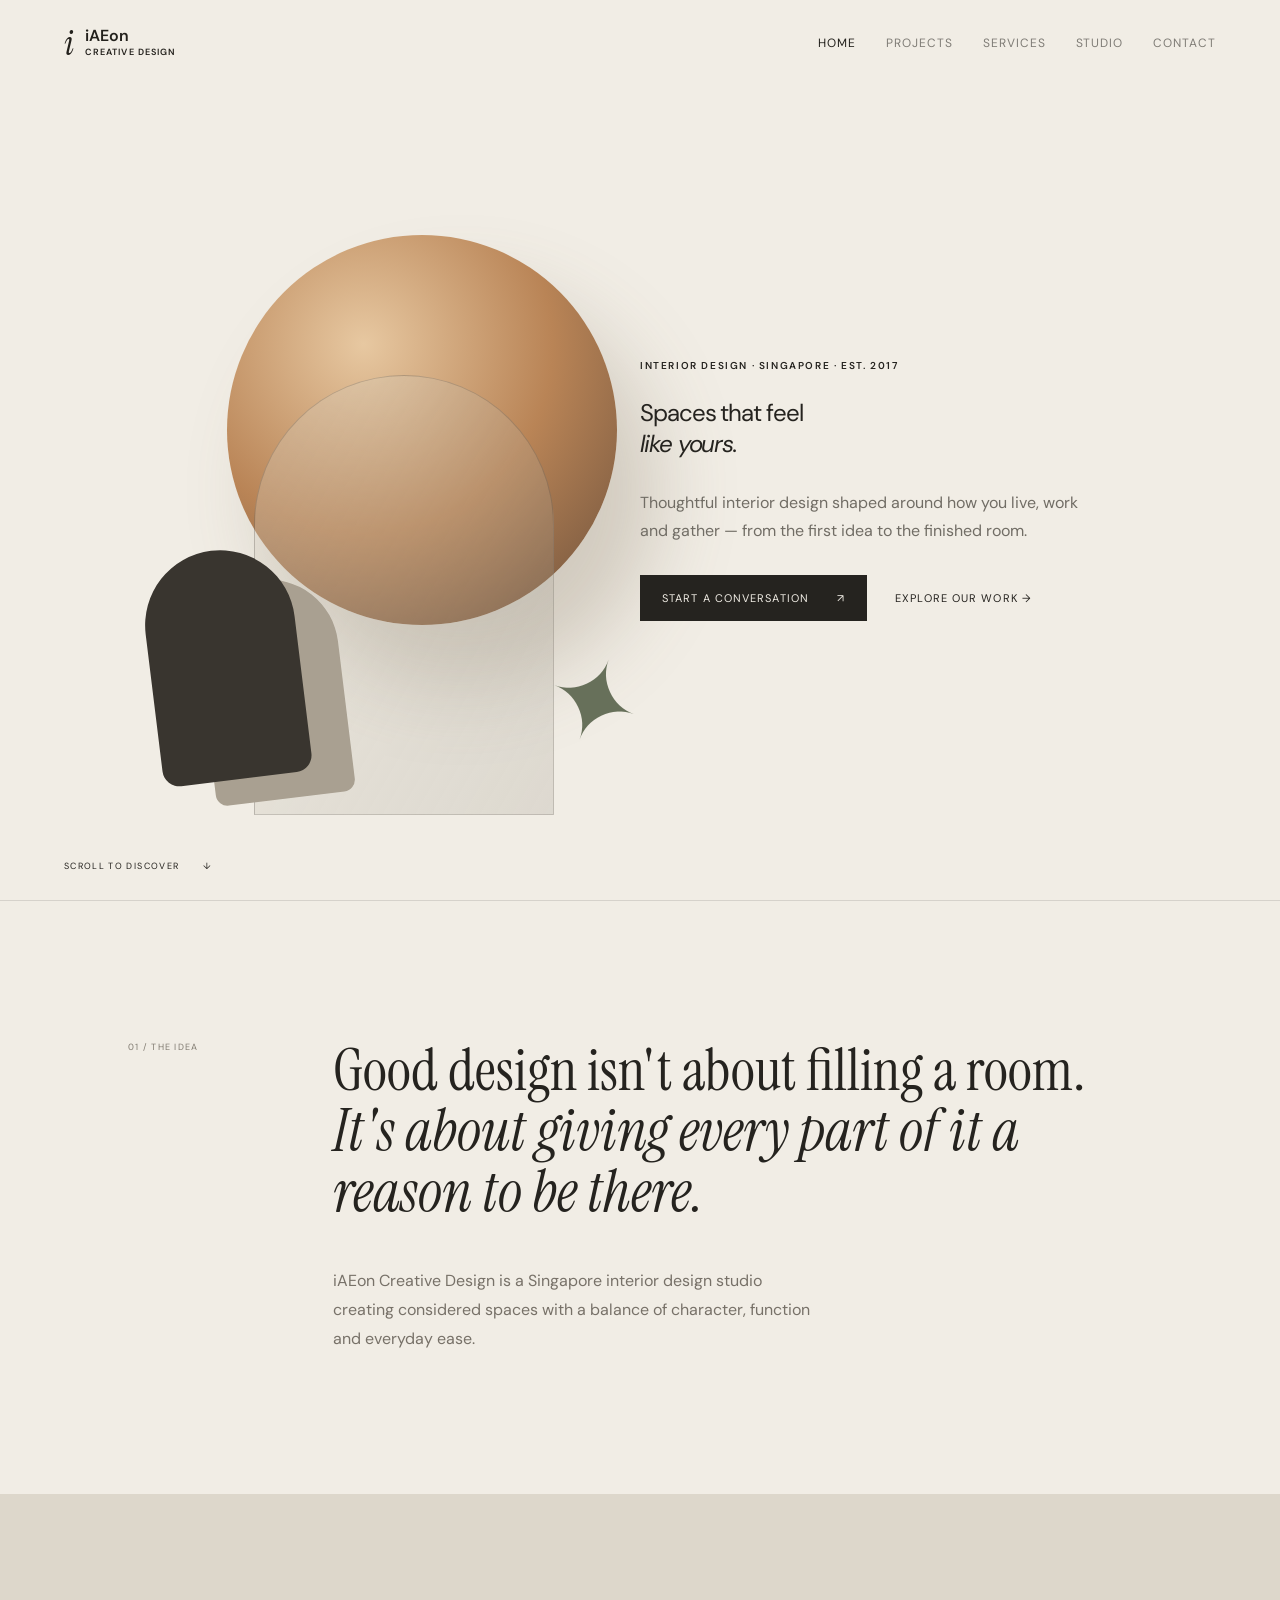
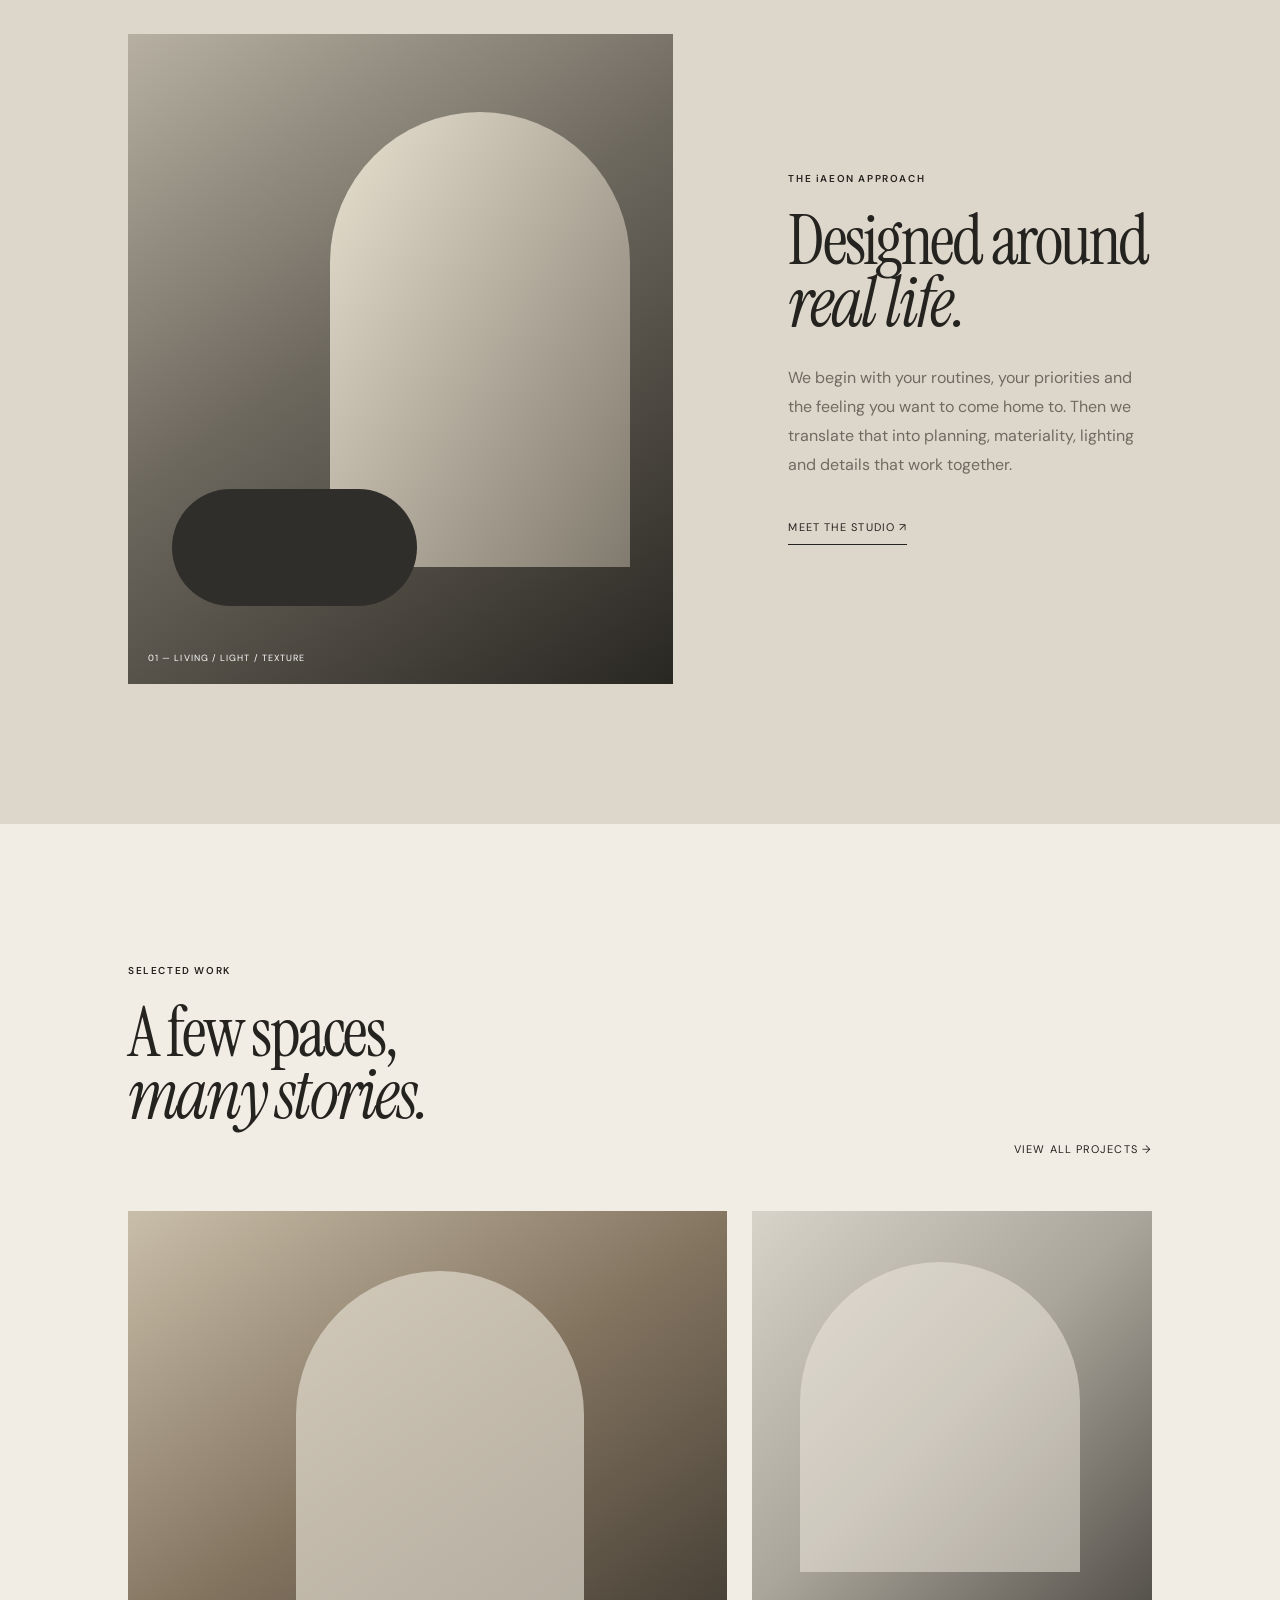
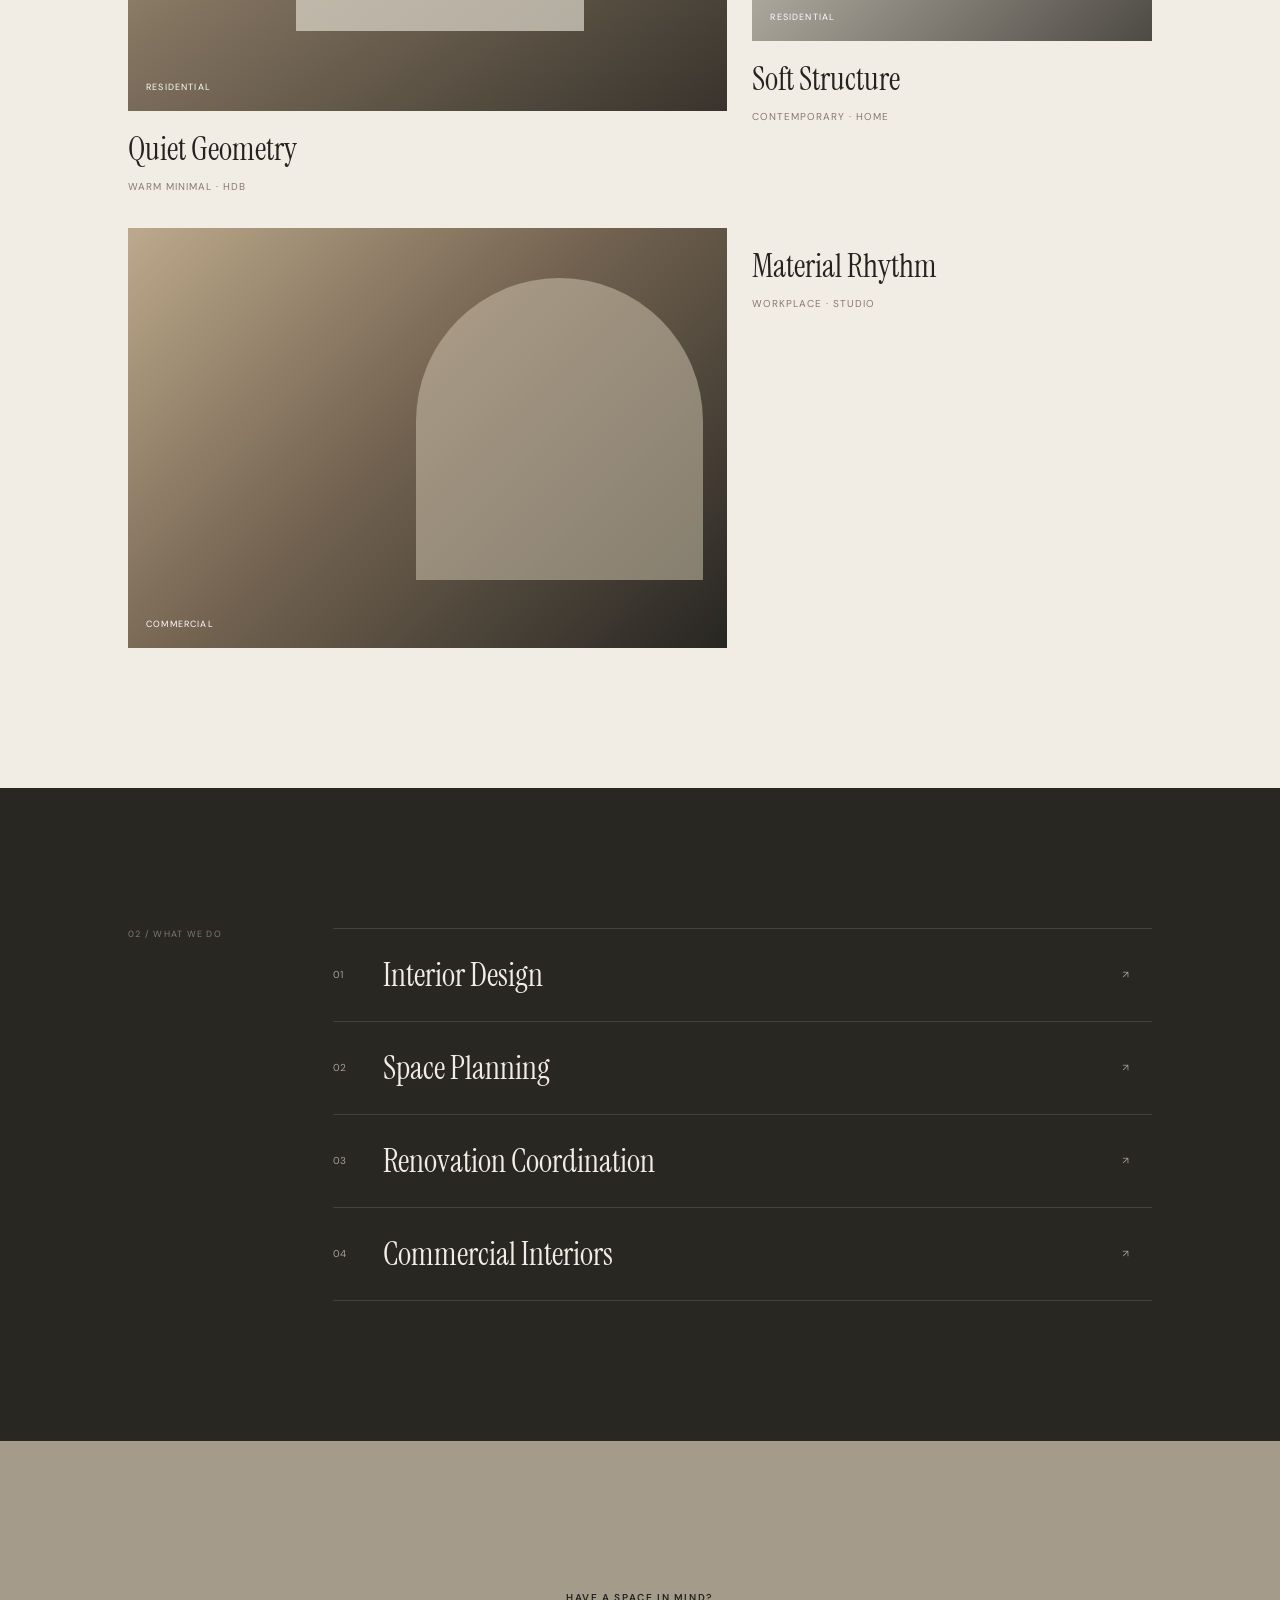
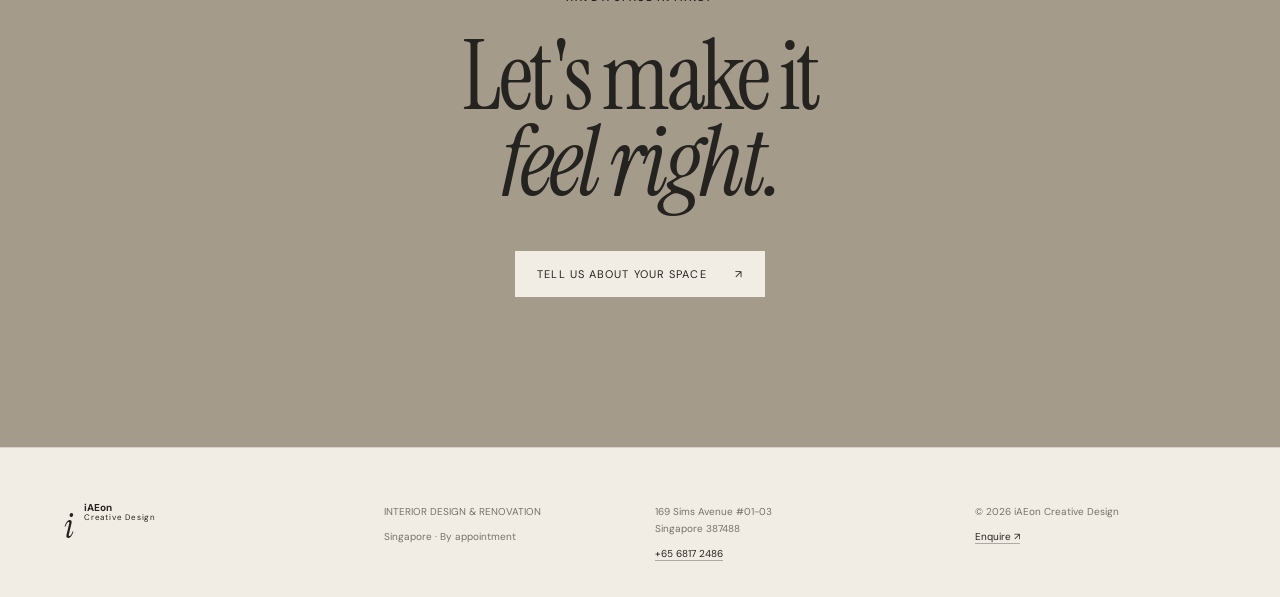
<file: index.html>
<!doctype html>
<html lang="en">
<head>
<meta charset="utf-8"><meta name="viewport" content="width=device-width,initial-scale=1">
<meta name="description" content="iAEon Creative Design — considered interior design for homes and spaces in Singapore.">
<title>iAEon Creative Design — Made for the way you live</title>
<link rel="preconnect" href="https://fonts.googleapis.com"><link rel="preconnect" href="https://fonts.gstatic.com" crossorigin>
<link href="https://fonts.googleapis.com/css2?family=DM+Sans:wght@400;500;600&family=Instrument+Serif:ital@0;1&display=swap" rel="stylesheet">
<link rel="stylesheet" href="styles.css?v=12">
</head>
<body>
<div class="loader"><span>i</span></div>
<header class="nav"><a class="brand" href="index.html"><i>i</i><span>iAEon<br><small>Creative Design</small></span></a><button class="menu-btn" aria-label="Open menu"><b></b><b></b></button><nav><a class="active" href="index.html">Home</a><a href="projects.html">Projects</a><a href="services.html">Services</a><a href="studio.html">Studio</a><a href="contact.html">Contact</a></nav></header>
<main>
<section class="hero">
<div class="hero-art"><div class="orb"></div><div class="arch"></div><div class="chair"></div><div class="plant">✦</div></div>
<div class="hero-copy"><p class="eyebrow">INTERIOR DESIGN · SINGAPORE · EST. 2017</p><h1>Spaces that feel<br><em>like yours.</em></h1><p class="lede">Thoughtful interior design shaped around how you live, work and gather — from the first idea to the finished room.</p><div class="actions"><a class="btn dark" href="contact.html">Start a conversation <span>↗</span></a><a class="text-link" href="projects.html">Explore our work <span>→</span></a></div></div><div class="scroll-note">SCROLL TO DISCOVER <span>↓</span></div>
</section>
<section class="statement reveal"><div class="section-tag">01 / THE IDEA</div><div><p class="big">Good design isn't about filling a room. <em>It's about giving every part of it a reason to be there.</em></p><p class="muted">iAEon Creative Design is a Singapore interior design studio creating considered spaces with a balance of character, function and everyday ease.</p></div></section>
<section class="feature reveal"><div class="feature-image"><div class="image-label">01 — LIVING / LIGHT / TEXTURE</div></div><div class="feature-copy"><p class="eyebrow">THE iAEON APPROACH</p><h2>Designed around<br><em>real life.</em></h2><p>We begin with your routines, your priorities and the feeling you want to come home to. Then we translate that into planning, materiality, lighting and details that work together.</p><a class="arrow-link" href="studio.html">Meet the studio <span>↗</span></a></div></section>
<section class="projects reveal"><div class="section-head"><div><p class="eyebrow">SELECTED WORK</p><h2>A few spaces,<br><em>many stories.</em></h2></div><a class="text-link" href="projects.html">View all projects →</a></div><div class="grid"><article class="project p1"><div class="visual"><span>RESIDENTIAL</span></div><div><h3>Quiet Geometry</h3><p>Warm minimal · HDB</p></div></article><article class="project p2"><div class="visual"><span>RESIDENTIAL</span></div><div><h3>Soft Structure</h3><p>Contemporary · Home</p></div></article><article class="project p3"><div class="visual"><span>COMMERCIAL</span></div><div><h3>Material Rhythm</h3><p>Workplace · Studio</p></div></article></div></section>
<section class="services-strip reveal"><div class="section-tag">02 / WHAT WE DO</div><div class="service-list"><a href="services.html"><span>01</span><strong>Interior Design</strong><i>↗</i></a><a href="services.html"><span>02</span><strong>Space Planning</strong><i>↗</i></a><a href="services.html"><span>03</span><strong>Renovation Coordination</strong><i>↗</i></a><a href="services.html"><span>04</span><strong>Commercial Interiors</strong><i>↗</i></a></div></section>
<section class="cta reveal"><p class="eyebrow">HAVE A SPACE IN MIND?</p><h2>Let's make it<br><em>feel right.</em></h2><a class="btn light" href="contact.html">Tell us about your space <span>↗</span></a></section>
</main>
<footer><div class="footer-brand"><i>i</i><strong>iAEon<br><small>Creative Design</small></strong></div><div><p>INTERIOR DESIGN & RENOVATION</p><p>Singapore · By appointment</p></div><div><p>169 Sims Avenue #01-03<br>Singapore 387488</p><a href="tel:+6568172486">+65 6817 2486</a></div><div><p>© <span id="year"></span> iAEon Creative Design</p><a href="contact.html">Enquire ↗</a></div></footer>
<script src="script.js?v=12"></script>
</body></html>
</file>
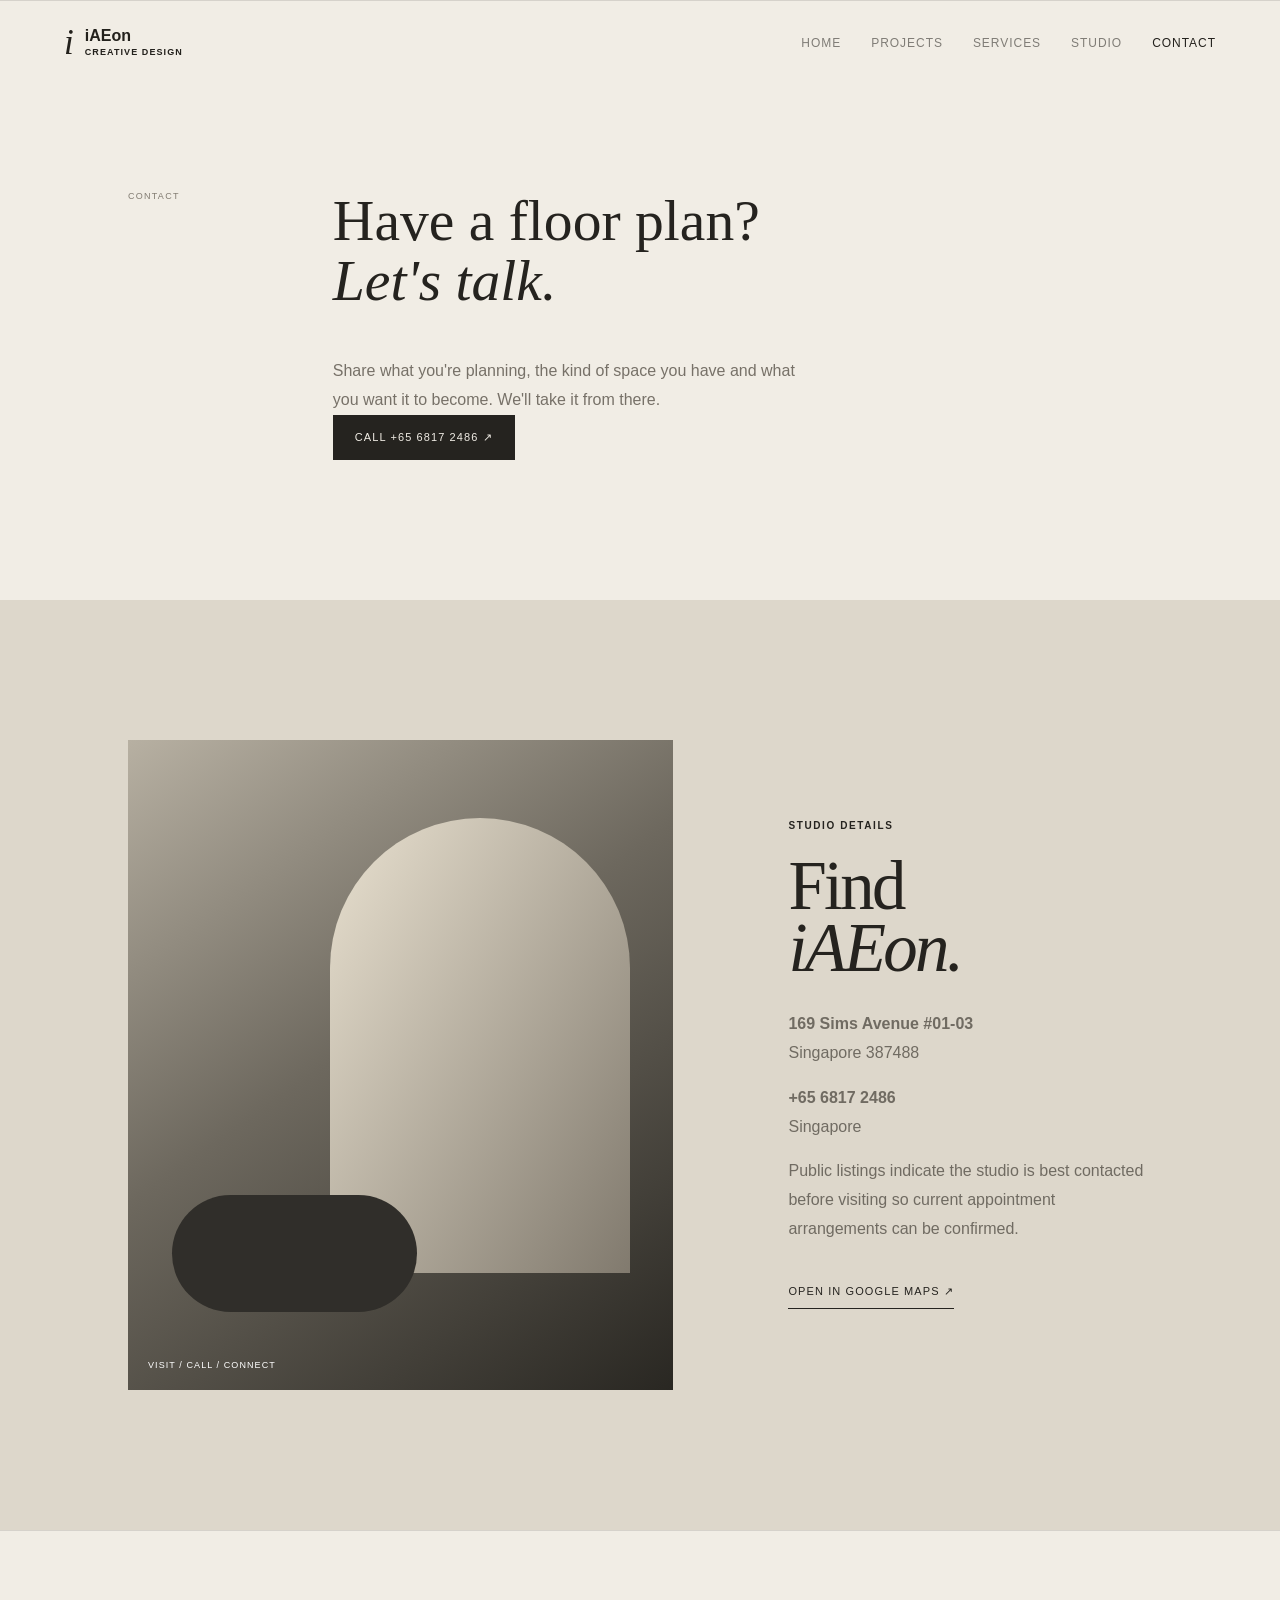
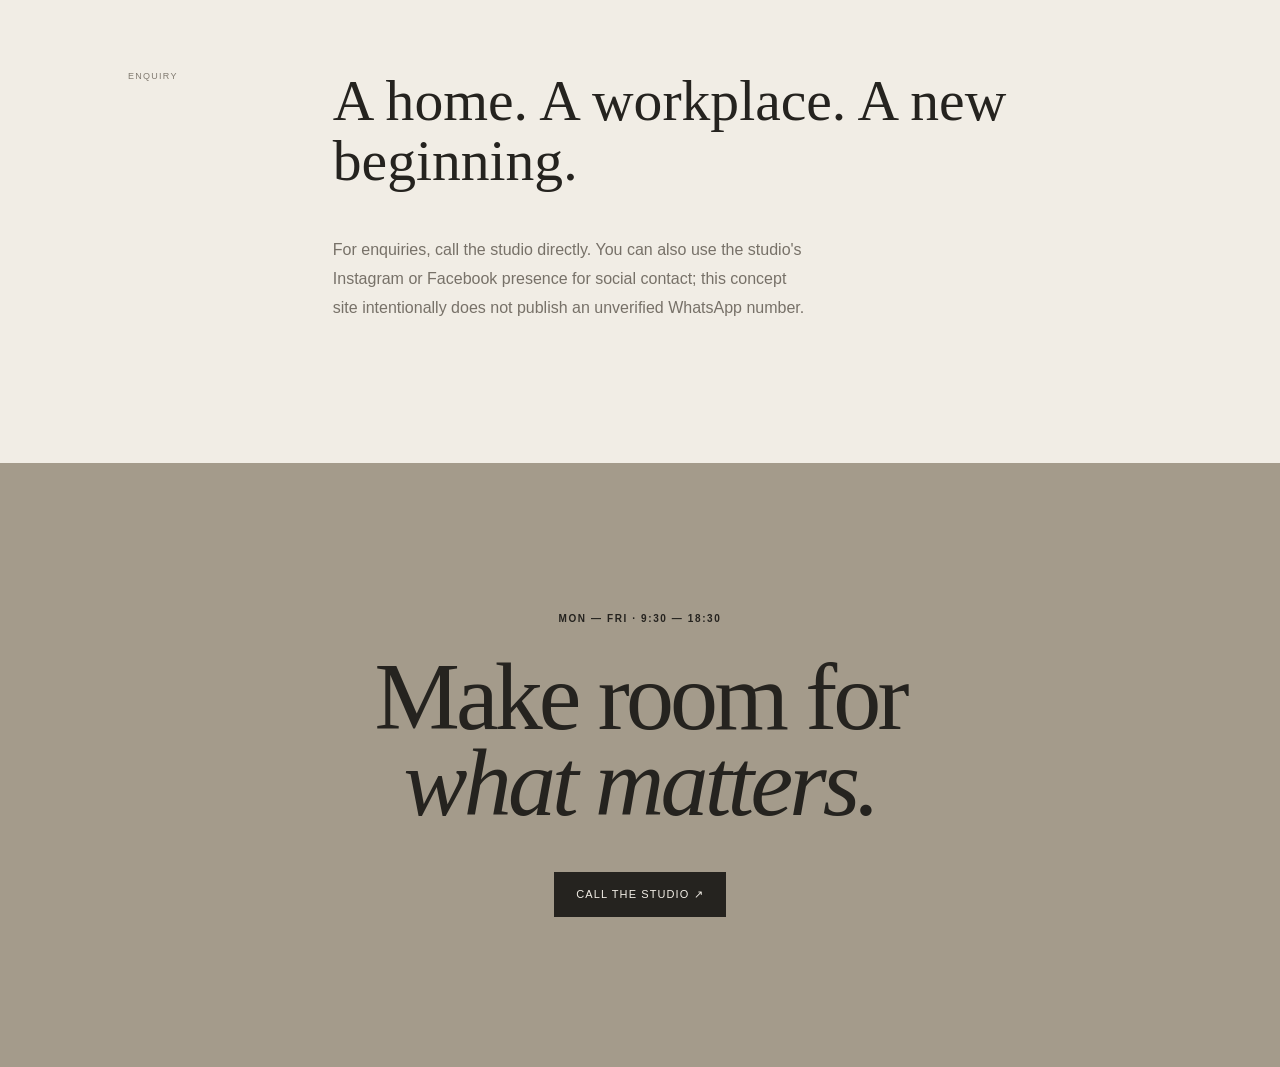
<file: contact.html>
<!doctype html><html lang="en"><head><meta charset="utf-8"><meta name="viewport" content="width=device-width,initial-scale=1"><title>Contact — iAEon Creative Design</title><link rel="stylesheet" href="styles.css?v=12"></head><body><header class="nav"><a class="brand" href="index.html"><i>i</i><span>iAEon<br><small>Creative Design</small></span></a><button class="menu-btn"><b></b><b></b></button><nav><a href="index.html">Home</a><a href="projects.html">Projects</a><a href="services.html">Services</a><a href="studio.html">Studio</a><a class="active" href="contact.html">Contact</a></nav></header><main><section class="statement" style="padding-top:190px"><div class="section-tag">CONTACT</div><div><p class="big">Have a floor plan?<br><em>Let's talk.</em></p><p class="muted">Share what you're planning, the kind of space you have and what you want it to become. We'll take it from there.</p><a class="btn dark" href="tel:+6568172486">Call +65 6817 2486 ↗</a></div></section><section class="feature"><div class="feature-image"><div class="image-label">VISIT / CALL / CONNECT</div></div><div class="feature-copy"><p class="eyebrow">STUDIO DETAILS</p><h2>Find<br><em>iAEon.</em></h2><p><strong>169 Sims Avenue #01-03</strong><br>Singapore 387488</p><p><strong>+65 6817 2486</strong><br>Singapore</p><p>Public listings indicate the studio is best contacted before visiting so current appointment arrangements can be confirmed.</p><a class="arrow-link" href="https://www.google.com/maps/search/?api=1&query=169+Sims+Avenue+%2301-03+Singapore+387488" target="_blank" rel="noopener">Open in Google Maps ↗</a></div></section><section class="statement"><div class="section-tag">ENQUIRY</div><div><p class="big">A home. A workplace. A new beginning.</p><p class="muted">For enquiries, call the studio directly. You can also use the studio's Instagram or Facebook presence for social contact; this concept site intentionally does not publish an unverified WhatsApp number.</p></div></section><section class="cta"><p class="eyebrow">MON — FRI · 9:30 — 18:30</p><h2>Make room for<br><em>what matters.</em></h2><a class="btn dark" href="tel:+6568172486">Call the studio ↗</a></section></main><script src="script.js?v=12"></script></body></html>
</file>
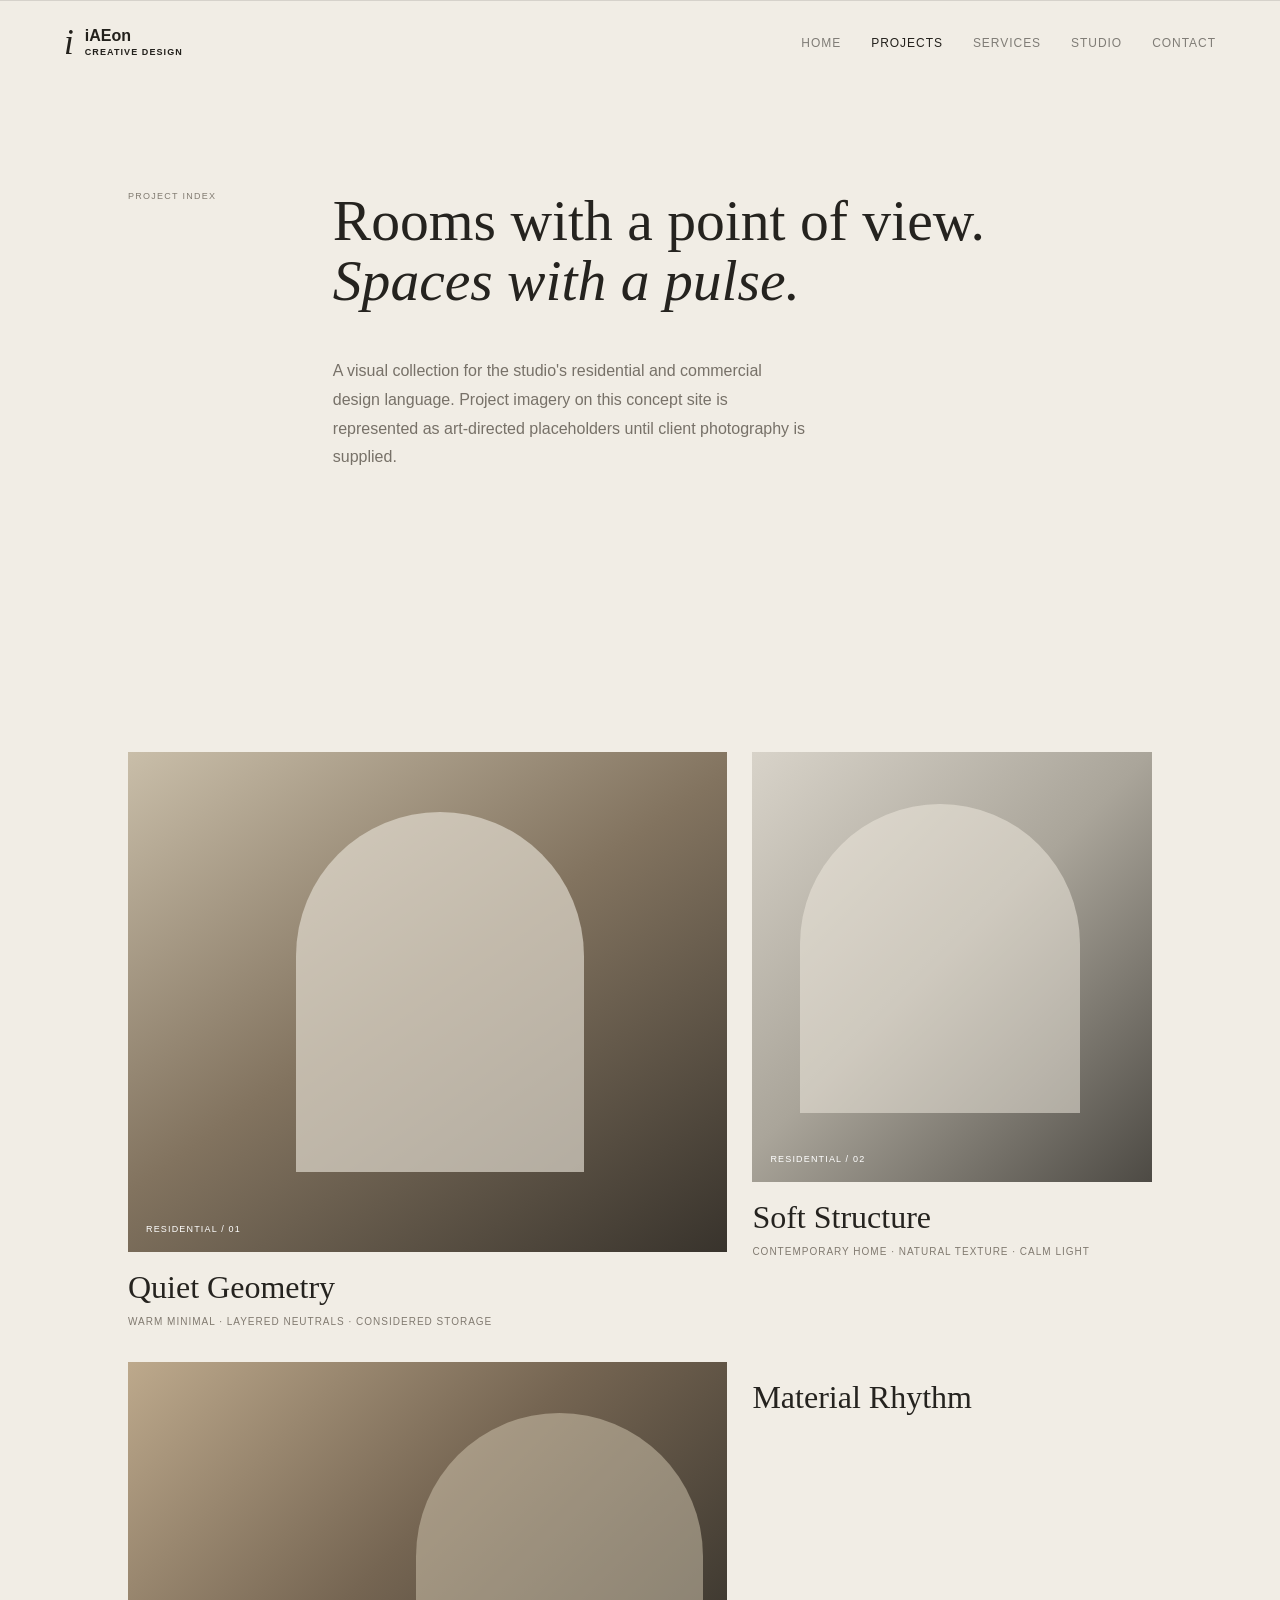
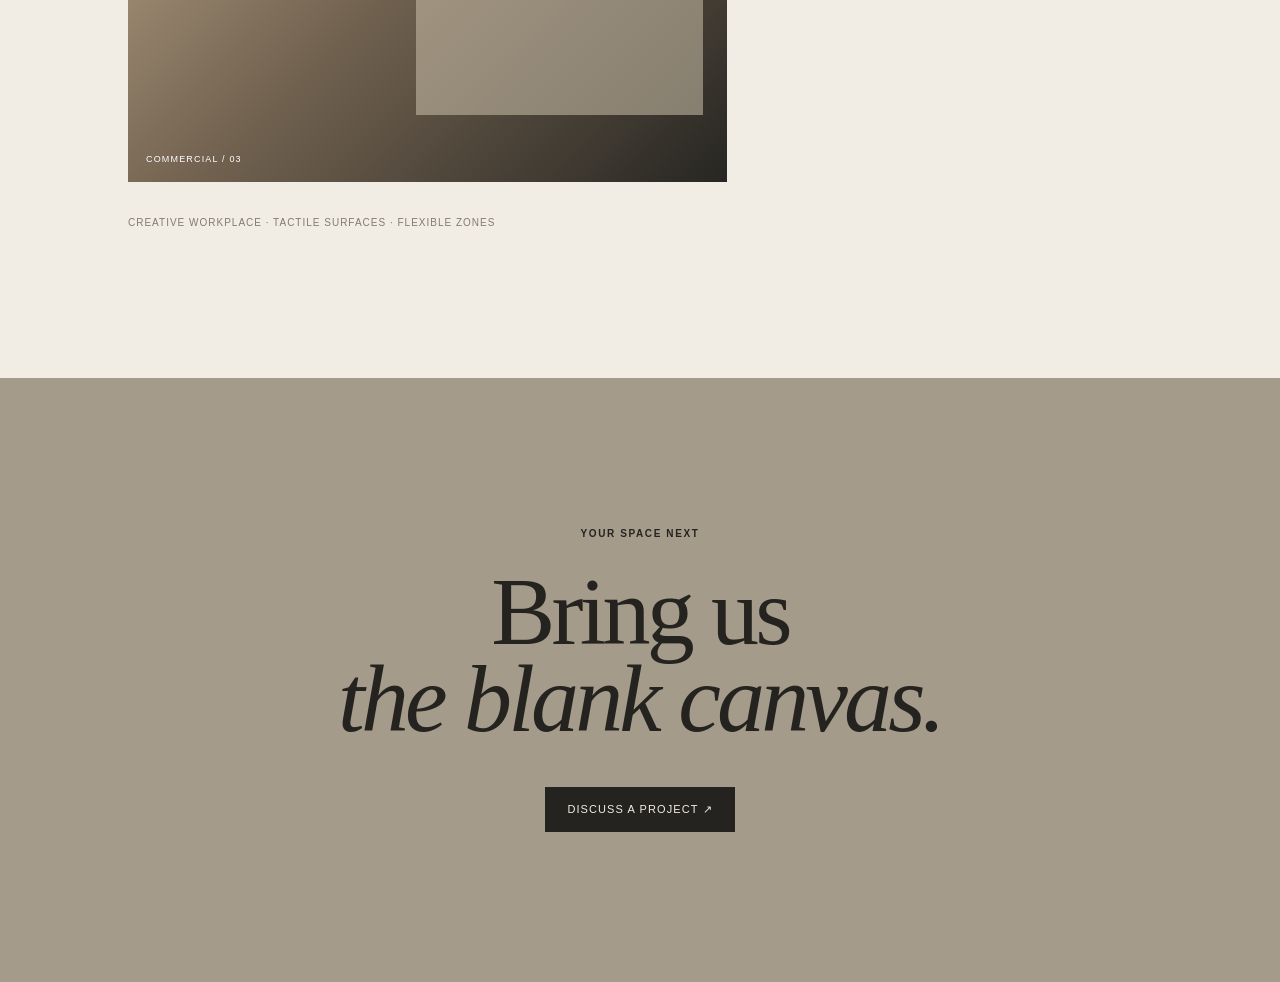
<file: projects.html>
<!doctype html><html lang="en"><head><meta charset="utf-8"><meta name="viewport" content="width=device-width,initial-scale=1"><title>Projects — iAEon Creative Design</title><link rel="stylesheet" href="styles.css?v=12"></head><body><header class="nav"><a class="brand" href="index.html"><i>i</i><span>iAEon<br><small>Creative Design</small></span></a><button class="menu-btn"><b></b><b></b></button><nav><a href="index.html">Home</a><a class="active" href="projects.html">Projects</a><a href="services.html">Services</a><a href="studio.html">Studio</a><a href="contact.html">Contact</a></nav></header><main><section class="statement" style="padding-top:190px"><div class="section-tag">PROJECT INDEX</div><div><p class="big">Rooms with a point of view.<br><em>Spaces with a pulse.</em></p><p class="muted">A visual collection for the studio's residential and commercial design language. Project imagery on this concept site is represented as art-directed placeholders until client photography is supplied.</p></div></section><section class="projects"><div class="grid"><article class="project p1"><div class="visual"><span>RESIDENTIAL / 01</span></div><h3>Quiet Geometry</h3><p>Warm minimal · layered neutrals · considered storage</p></article><article class="project p2"><div class="visual"><span>RESIDENTIAL / 02</span></div><h3>Soft Structure</h3><p>Contemporary home · natural texture · calm light</p></article><article class="project p3"><div class="visual"><span>COMMERCIAL / 03</span></div><h3>Material Rhythm</h3><p>Creative workplace · tactile surfaces · flexible zones</p></article></div></section><section class="cta"><p class="eyebrow">YOUR SPACE NEXT</p><h2>Bring us<br><em>the blank canvas.</em></h2><a class="btn dark" href="contact.html">Discuss a project ↗</a></section></main><script src="script.js?v=12"></script></body></html>
</file>
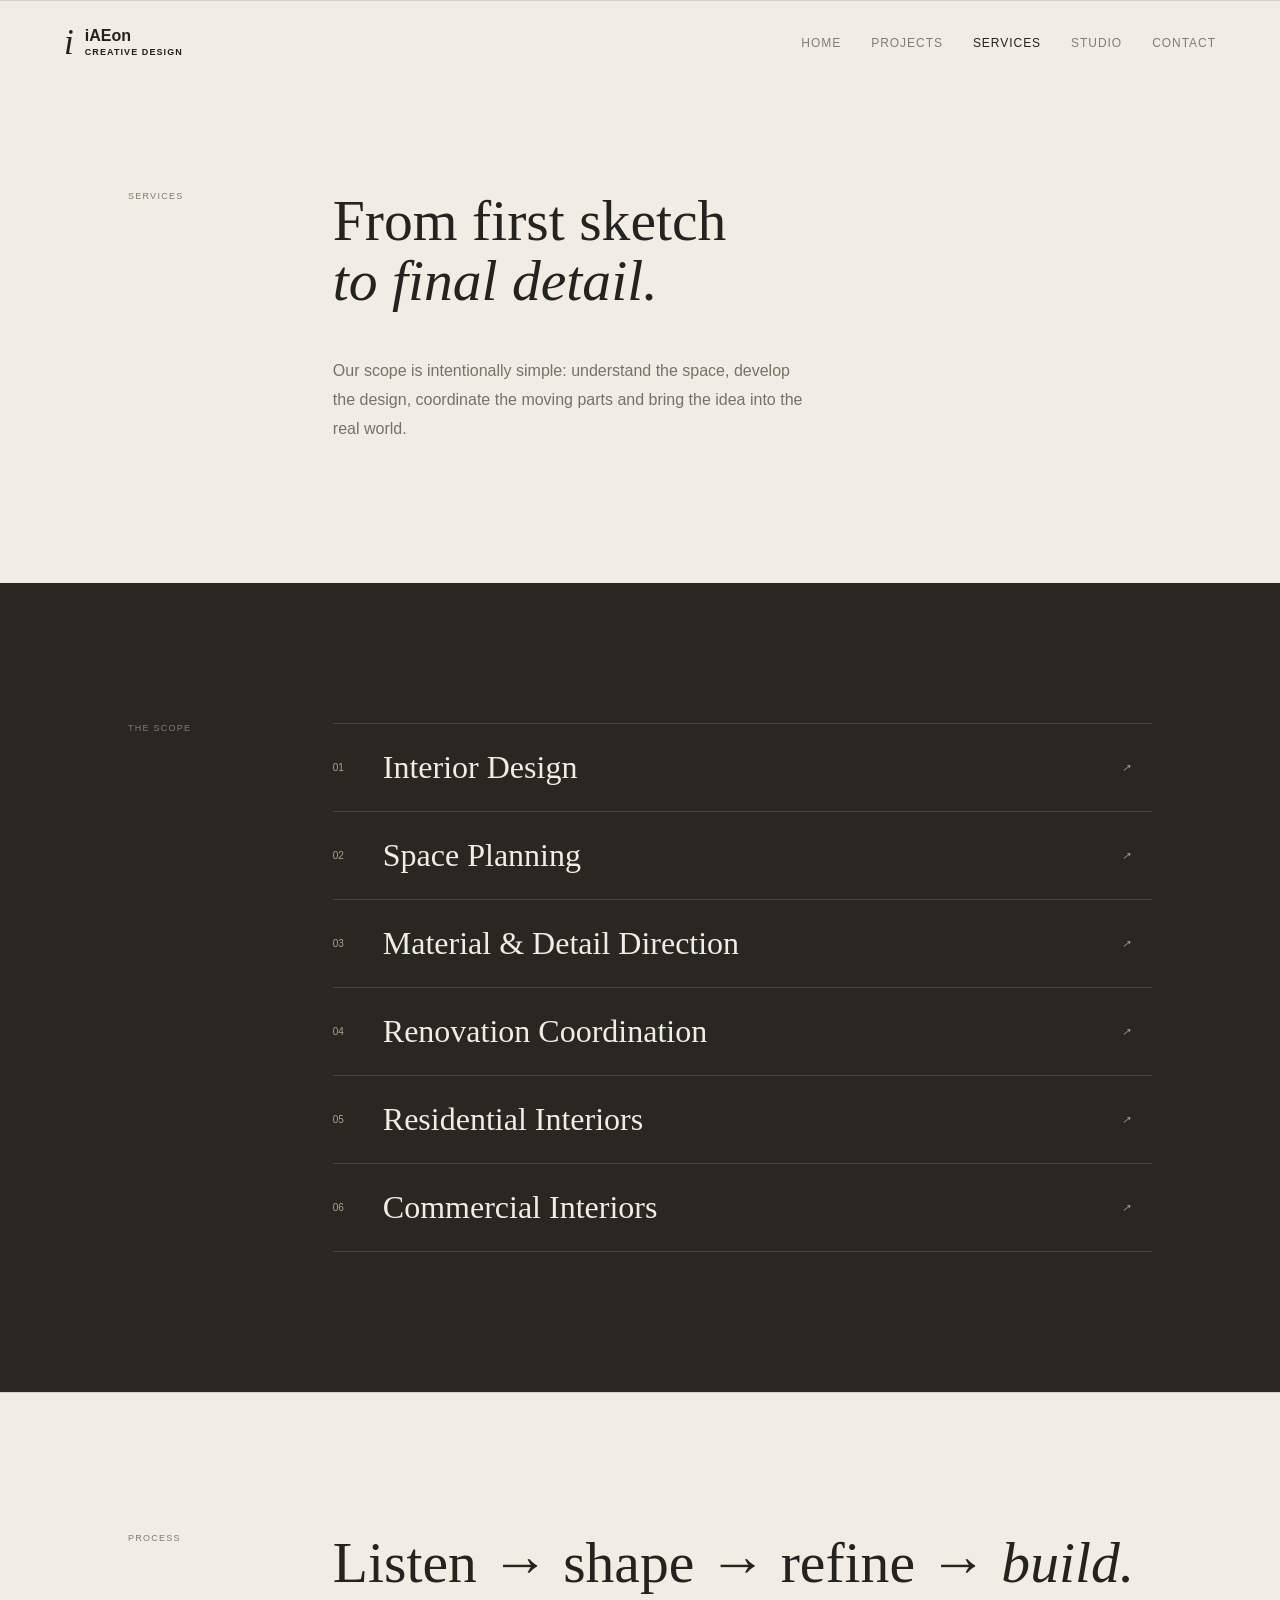
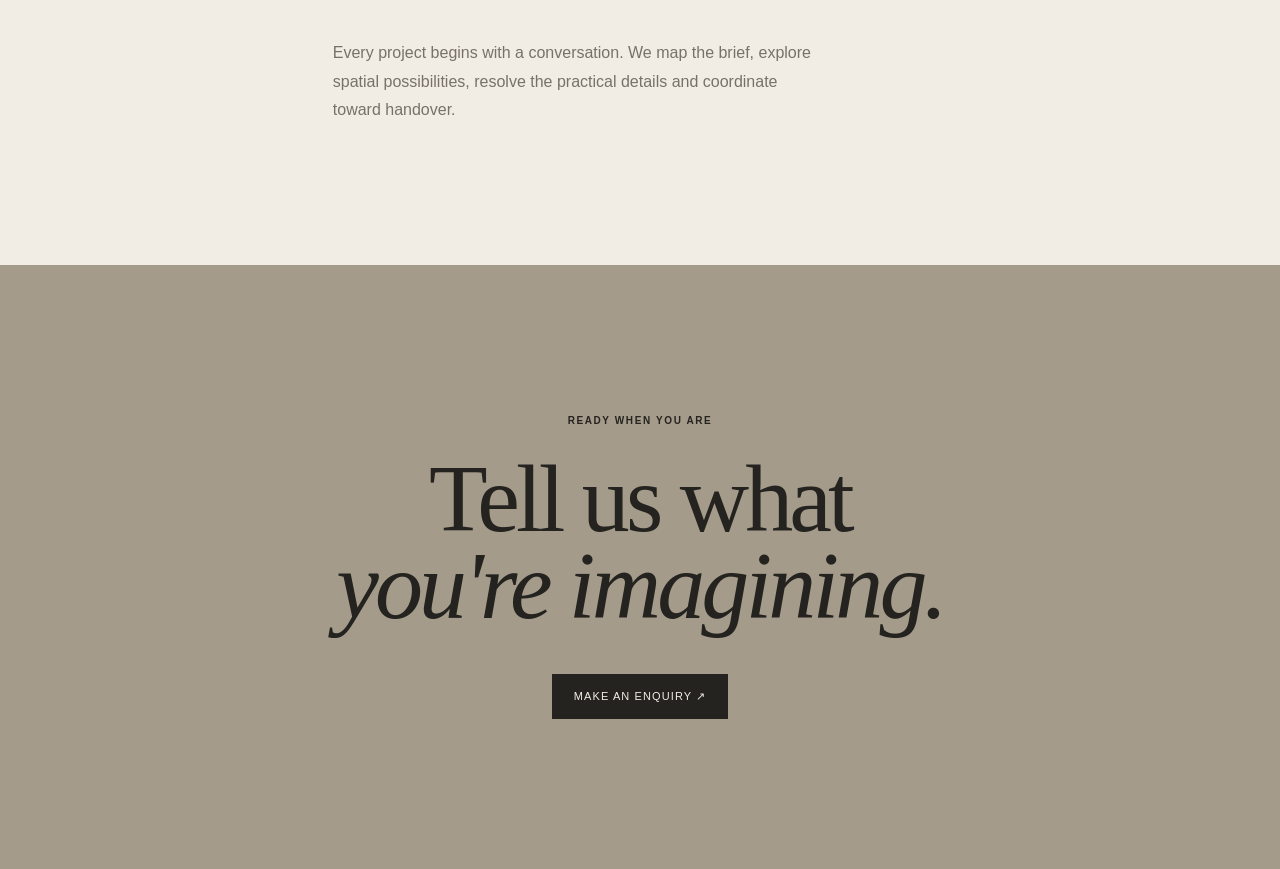
<file: services.html>
<!doctype html><html lang="en"><head><meta charset="utf-8"><meta name="viewport" content="width=device-width,initial-scale=1"><title>Services — iAEon Creative Design</title><link rel="stylesheet" href="styles.css?v=12"></head><body><header class="nav"><a class="brand" href="index.html"><i>i</i><span>iAEon<br><small>Creative Design</small></span></a><button class="menu-btn"><b></b><b></b></button><nav><a href="index.html">Home</a><a href="projects.html">Projects</a><a class="active" href="services.html">Services</a><a href="studio.html">Studio</a><a href="contact.html">Contact</a></nav></header><main><section class="statement" style="padding-top:190px"><div class="section-tag">SERVICES</div><div><p class="big">From first sketch<br><em>to final detail.</em></p><p class="muted">Our scope is intentionally simple: understand the space, develop the design, coordinate the moving parts and bring the idea into the real world.</p></div></section><section class="services-strip"><div class="section-tag">THE SCOPE</div><div class="service-list"><a><span>01</span><strong>Interior Design</strong><i>↗</i></a><a><span>02</span><strong>Space Planning</strong><i>↗</i></a><a><span>03</span><strong>Material & Detail Direction</strong><i>↗</i></a><a><span>04</span><strong>Renovation Coordination</strong><i>↗</i></a><a><span>05</span><strong>Residential Interiors</strong><i>↗</i></a><a><span>06</span><strong>Commercial Interiors</strong><i>↗</i></a></div></section><section class="statement"><div class="section-tag">PROCESS</div><div><p class="big">Listen → shape → refine → <em>build.</em></p><p class="muted">Every project begins with a conversation. We map the brief, explore spatial possibilities, resolve the practical details and coordinate toward handover.</p></div></section><section class="cta"><p class="eyebrow">READY WHEN YOU ARE</p><h2>Tell us what<br><em>you're imagining.</em></h2><a class="btn dark" href="contact.html">Make an enquiry ↗</a></section></main><script src="script.js?v=12"></script></body></html>
</file>
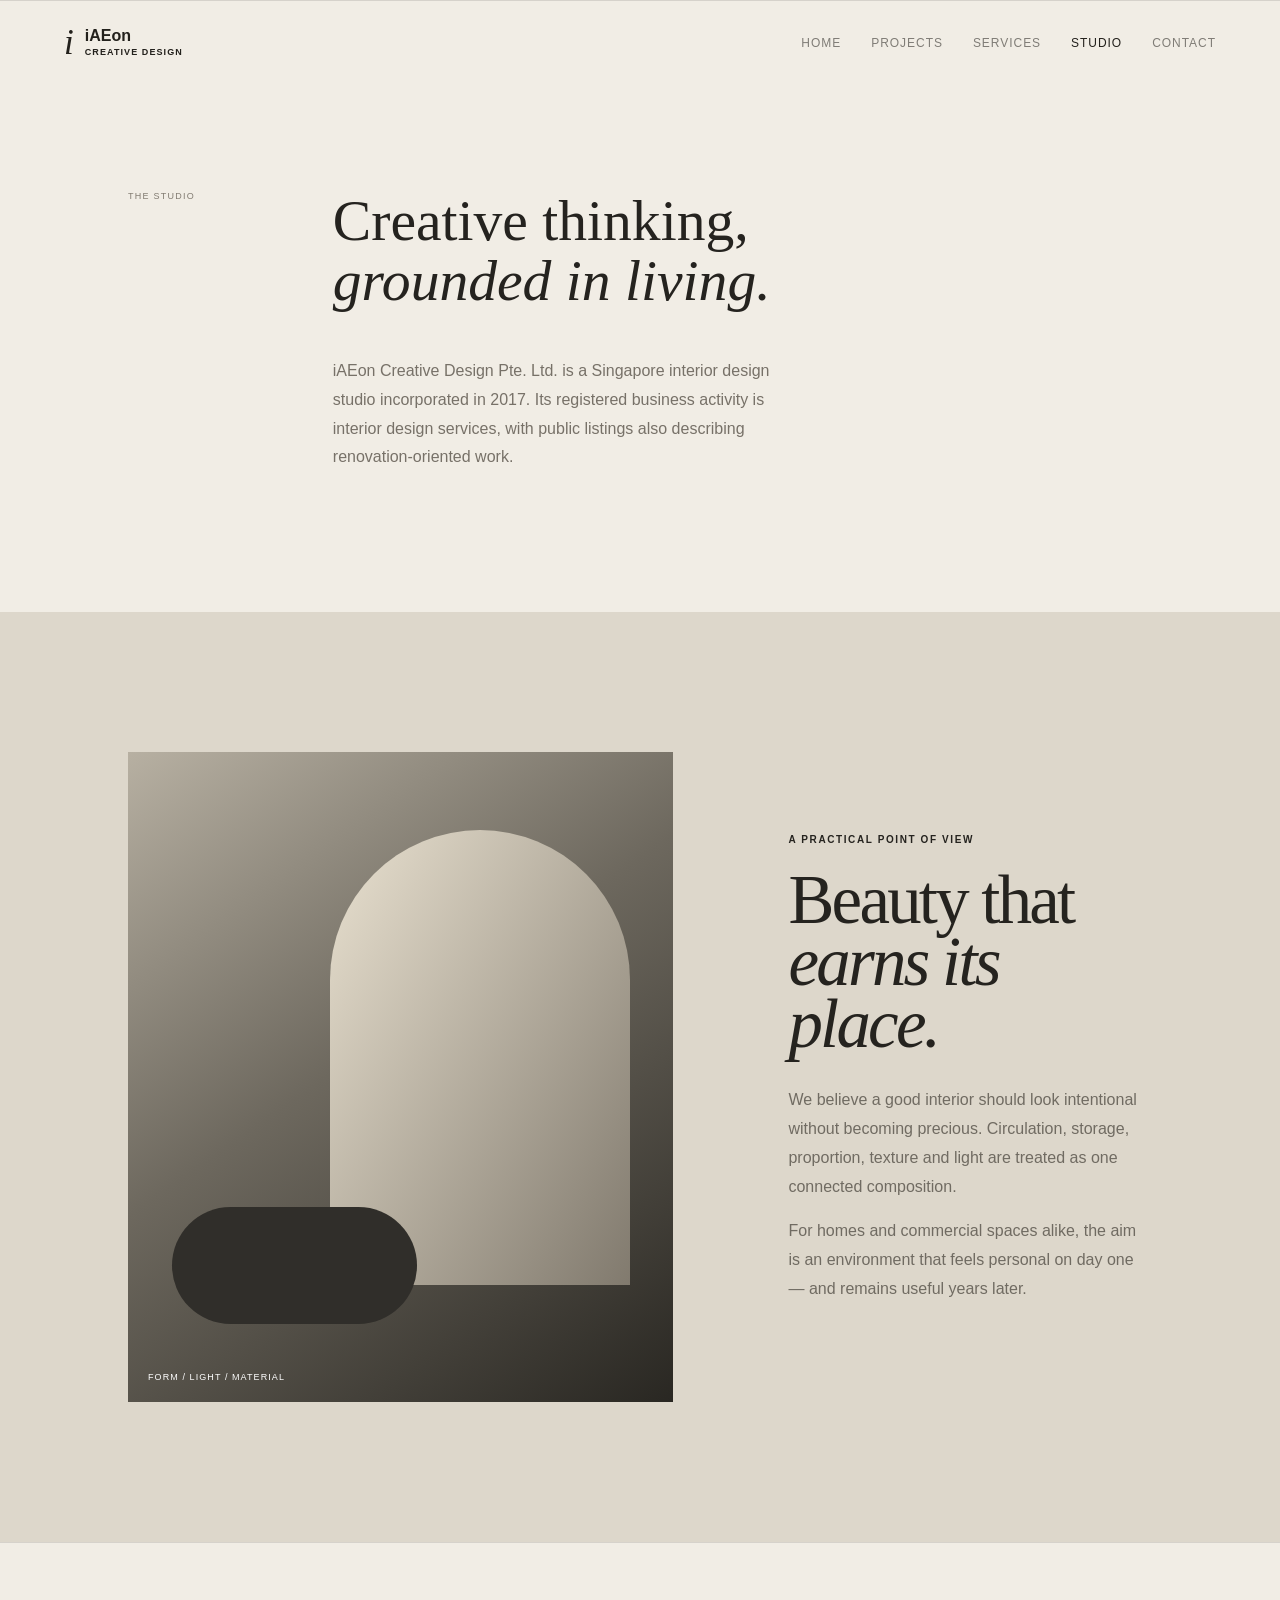
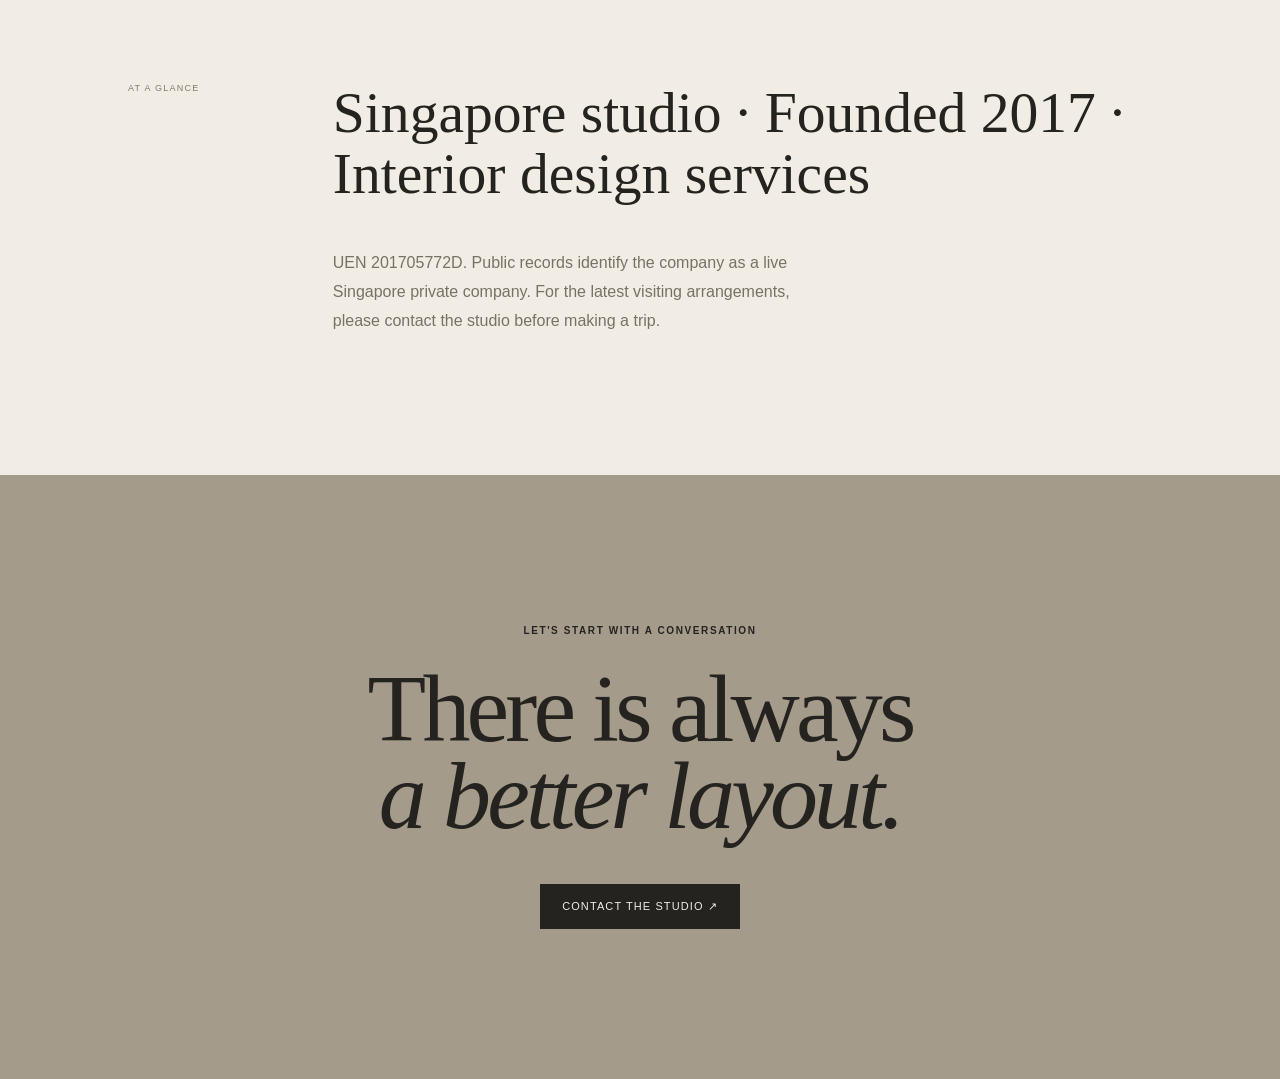
<file: studio.html>
<!doctype html><html lang="en"><head><meta charset="utf-8"><meta name="viewport" content="width=device-width,initial-scale=1"><title>Studio — iAEon Creative Design</title><link rel="stylesheet" href="styles.css?v=12"></head><body><header class="nav"><a class="brand" href="index.html"><i>i</i><span>iAEon<br><small>Creative Design</small></span></a><button class="menu-btn"><b></b><b></b></button><nav><a href="index.html">Home</a><a href="projects.html">Projects</a><a href="services.html">Services</a><a class="active" href="studio.html">Studio</a><a href="contact.html">Contact</a></nav></header><main><section class="statement" style="padding-top:190px"><div class="section-tag">THE STUDIO</div><div><p class="big">Creative thinking,<br><em>grounded in living.</em></p><p class="muted">iAEon Creative Design Pte. Ltd. is a Singapore interior design studio incorporated in 2017. Its registered business activity is interior design services, with public listings also describing renovation-oriented work.</p></div></section><section class="feature"><div class="feature-image"><div class="image-label">FORM / LIGHT / MATERIAL</div></div><div class="feature-copy"><p class="eyebrow">A PRACTICAL POINT OF VIEW</p><h2>Beauty that<br><em>earns its place.</em></h2><p>We believe a good interior should look intentional without becoming precious. Circulation, storage, proportion, texture and light are treated as one connected composition.</p><p>For homes and commercial spaces alike, the aim is an environment that feels personal on day one — and remains useful years later.</p></div></section><section class="statement"><div class="section-tag">AT A GLANCE</div><div><p class="big">Singapore studio · Founded 2017 · Interior design services</p><p class="muted">UEN 201705772D. Public records identify the company as a live Singapore private company. For the latest visiting arrangements, please contact the studio before making a trip.</p></div></section><section class="cta"><p class="eyebrow">LET'S START WITH A CONVERSATION</p><h2>There is always<br><em>a better layout.</em></h2><a class="btn dark" href="contact.html">Contact the studio ↗</a></section></main><script src="script.js?v=12"></script></body></html>
</file>
<file: styles.css>
*{box-sizing:border-box}html{scroll-behavior:smooth}body{margin:0;background:#f1ede5;color:#25231f;font-family:'DM Sans',sans-serif}a{color:inherit;text-decoration:none}.loader{position:fixed;inset:0;background:#25231f;color:#f1ede5;z-index:1000;display:grid;place-items:center;transition:.7s}.loader span{font:italic 5rem 'Instrument Serif'}.loader.done{opacity:0;pointer-events:none}.nav{position:fixed;top:0;left:0;right:0;height:86px;padding:20px 5vw;display:flex;align-items:center;justify-content:space-between;z-index:50;color:#25231f;mix-blend-mode:multiply}.brand{display:flex;align-items:center;gap:11px;font-weight:600;line-height:.9}.brand i,.footer-brand i{font:italic 2.2rem 'Instrument Serif'}.brand small{font-size:9px;letter-spacing:.12em;text-transform:uppercase}.nav nav{display:flex;gap:30px;font-size:12px;text-transform:uppercase;letter-spacing:.08em}.nav nav a{opacity:.55}.nav nav a.active,.nav nav a:hover{opacity:1}.menu-btn{display:none;background:none;border:0}.hero{min-height:100vh;padding:140px 5vw 60px;position:relative;overflow:hidden;display:grid;grid-template-columns:1fr 1fr;align-items:center}.hero-copy{position:relative;z-index:3;max-width:680px}.eyebrow{font-size:10px;letter-spacing:.16em;font-weight:600;margin:0 0 25px}.hero h1{font:5.8rem/-.95 'Instrument Serif';font-weight:400;letter-spacing:-.045em;margin:0}.hero h1 em,h2 em,.big em{font-style:italic}.lede{max-width:450px;line-height:1.75;color:#716d65;margin:30px 0}.actions{display:flex;align-items:center;gap:28px}.btn{padding:16px 22px;display:inline-flex;gap:28px;align-items:center;font-size:11px;text-transform:uppercase;letter-spacing:.1em}.btn.dark{background:#25231f;color:#f1ede5}.btn.light{background:#f1ede5;color:#25231f}.text-link,.arrow-link{font-size:11px;text-transform:uppercase;letter-spacing:.1em}.hero-art{height:650px;position:relative}.orb{width:390px;height:390px;border-radius:50%;background:radial-gradient(circle at 35% 28%,#e7c8a1,#b98456 50%,#674d3a);position:absolute;top:70px;right:4%;box-shadow:40px 60px 80px #74634d40}.arch{position:absolute;width:300px;height:440px;border:1px solid #2d292333;border-radius:160px 160px 0 0;right:15%;bottom:0;background:linear-gradient(120deg,#ded8ca55,#8e897c33)}.chair{position:absolute;width:150px;height:230px;border-radius:80px 80px 18px 18px;background:#39352f;bottom:35px;left:15%;transform:rotate(-7deg);box-shadow:45px 30px 0 -5px #a9a091}.plant{position:absolute;font-size:7rem;right:0;bottom:40px;color:#67705a;transform:rotate(20deg)}.scroll-note{position:absolute;bottom:28px;left:5vw;font-size:9px;letter-spacing:.15em}.scroll-note span{margin-left:20px}.statement,.feature,.projects,.services-strip{padding:140px 10vw}.statement{display:grid;grid-template-columns:20% 1fr;border-top:1px solid #25231f22}.section-tag{font-size:9px;letter-spacing:.14em;color:#817b71}.big{font:3.6rem/1.05 'Instrument Serif';max-width:850px;margin:0}.muted{max-width:480px;line-height:1.8;color:#777168;margin:45px 0 0}.feature{display:grid;grid-template-columns:1.2fr .8fr;gap:9vw;align-items:center;background:#ddd7cb}.feature-image{height:650px;position:relative;background:linear-gradient(145deg,#b7b0a2,#6d685e 45%,#292722);overflow:hidden}.feature-image:before{content:'';position:absolute;width:55%;height:70%;right:8%;top:12%;background:linear-gradient(120deg,#e9e1d0,#817a6e);border-radius:160px 160px 0 0}.feature-image:after{content:'';position:absolute;width:45%;height:18%;bottom:12%;left:8%;background:#302e2a;border-radius:80px}.image-label{position:absolute;bottom:20px;left:20px;color:#fff;font-size:9px;letter-spacing:.12em;z-index:2}.feature h2,.section-head h2,.cta h2{font:4.3rem/.9 'Instrument Serif';font-weight:400;margin:0 0 30px;letter-spacing:-.04em}.feature-copy>p:not(.eyebrow){color:#706b62;line-height:1.8}.arrow-link{display:inline-block;margin-top:25px;border-bottom:1px solid #25231f;padding-bottom:10px}.section-head{display:flex;justify-content:space-between;align-items:end;margin-bottom:55px}.grid{display:grid;grid-template-columns:1.2fr .8fr;gap:25px}.project{min-height:420px}.project:nth-child(3){grid-column:1/-1;display:grid;grid-template-columns:1.2fr .8fr;gap:25px}.visual{height:500px;position:relative;overflow:hidden}.p1 .visual{background:linear-gradient(145deg,#c9bea9,#82735f 48%,#38332c)}.p2 .visual{height:430px;background:linear-gradient(135deg,#d8d3c9,#aaa59a 48%,#4d4a44)}.p3 .visual{height:420px;background:linear-gradient(135deg,#bda98c,#756552 45%,#272622)}.visual:before{content:'';position:absolute;width:48%;height:72%;left:28%;top:12%;border-radius:160px 160px 0 0;background:#e5dfd2aa}.p2 .visual:before{left:12%;width:70%;background:#eee9dd88}.p3 .visual:before{left:48%;background:#cfc3ad88}.visual span{position:absolute;bottom:18px;left:18px;color:#fff;font-size:9px;letter-spacing:.13em}.project h3{font:2rem 'Instrument Serif';margin:17px 0 4px}.project p{font-size:10px;color:#817a70;text-transform:uppercase;letter-spacing:.1em}.services-strip{display:grid;grid-template-columns:20% 1fr;background:#292721;color:#f1ede5}.service-list a{display:grid;grid-template-columns:50px 1fr 30px;align-items:center;border-top:1px solid #f1ede522;padding:25px 0}.service-list a:last-child{border-bottom:1px solid #f1ede522}.service-list span,.service-list i{font-size:10px;color:#a9a092}.service-list strong{font:2rem 'Instrument Serif';font-weight:400}.cta{padding:150px 10vw;background:#a49b8b;text-align:center}.cta .eyebrow{margin-bottom:30px}.cta h2{font-size:6rem}.cta .btn{margin-top:15px}footer{padding:55px 5vw 35px;display:grid;grid-template-columns:1.2fr 1fr 1.2fr 1fr;gap:30px;font-size:10px;line-height:1.7;border-top:1px solid #25231f22}footer p{margin:0 0 8px;color:#777168}footer a{border-bottom:1px solid #25231f55}.footer-brand{display:flex;gap:10px;line-height:.9}.footer-brand small{font-size:8px;letter-spacing:.1em;font-weight:400}.reveal{opacity:0;transform:translateY(25px);transition:.8s}.reveal.visible{opacity:1;transform:none}@media(max-width:800px){.nav{height:72px}.nav nav{display:none;position:absolute;top:72px;left:0;right:0;background:#f1ede5;padding:25px 5vw;flex-direction:column;gap:18px}.nav.open nav{display:flex}.menu-btn{display:block}.menu-btn b{display:block;width:25px;height:1px;background:#25231f;margin:6px}.hero{grid-template-columns:1fr;padding-top:120px}.hero-art{height:330px;grid-row:1;order:0}.hero-copy{order:1}.orb{width:220px;height:220px;top:20px;right:8%}.arch{width:180px;height:260px;right:18%}.chair{width:90px;height:140px}.plant{font-size:4rem}.hero h1{font-size:4.4rem}.statement,.feature,.projects,.services-strip{padding:90px 7vw}.statement,.feature,.services-strip{grid-template-columns:1fr;gap:45px}.big{font-size:2.8rem}.feature-image{height:430px}.feature h2,.section-head h2{font-size:3.5rem}.grid{grid-template-columns:1fr}.project:nth-child(3){display:block}.p1 .visual,.p2 .visual,.p3 .visual{height:390px}.section-head{display:block}.section-head .text-link{display:inline-block;margin-top:25px}.cta{padding:100px 7vw}.cta h2{font-size:4.5rem}footer{grid-template-columns:1fr 1fr;padding:45px 7vw}.scroll-note{display:none}}
</file>
